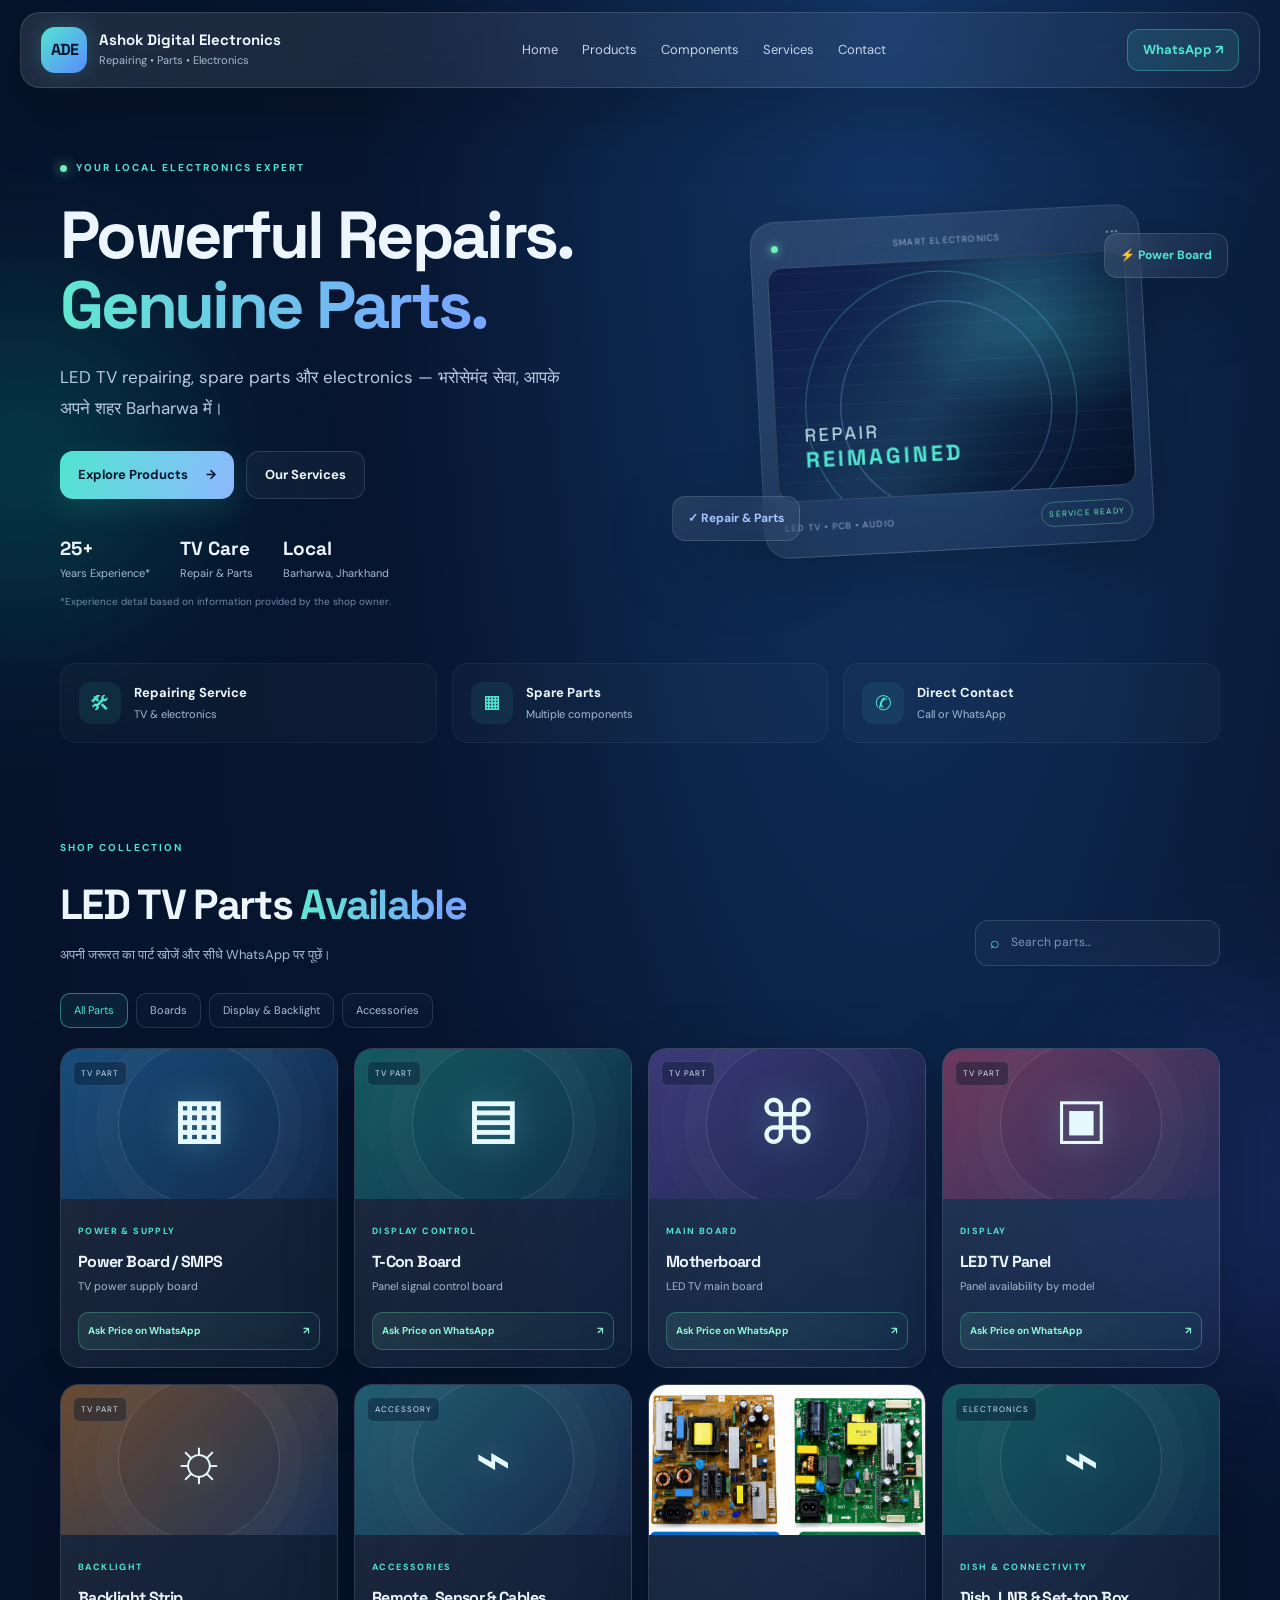
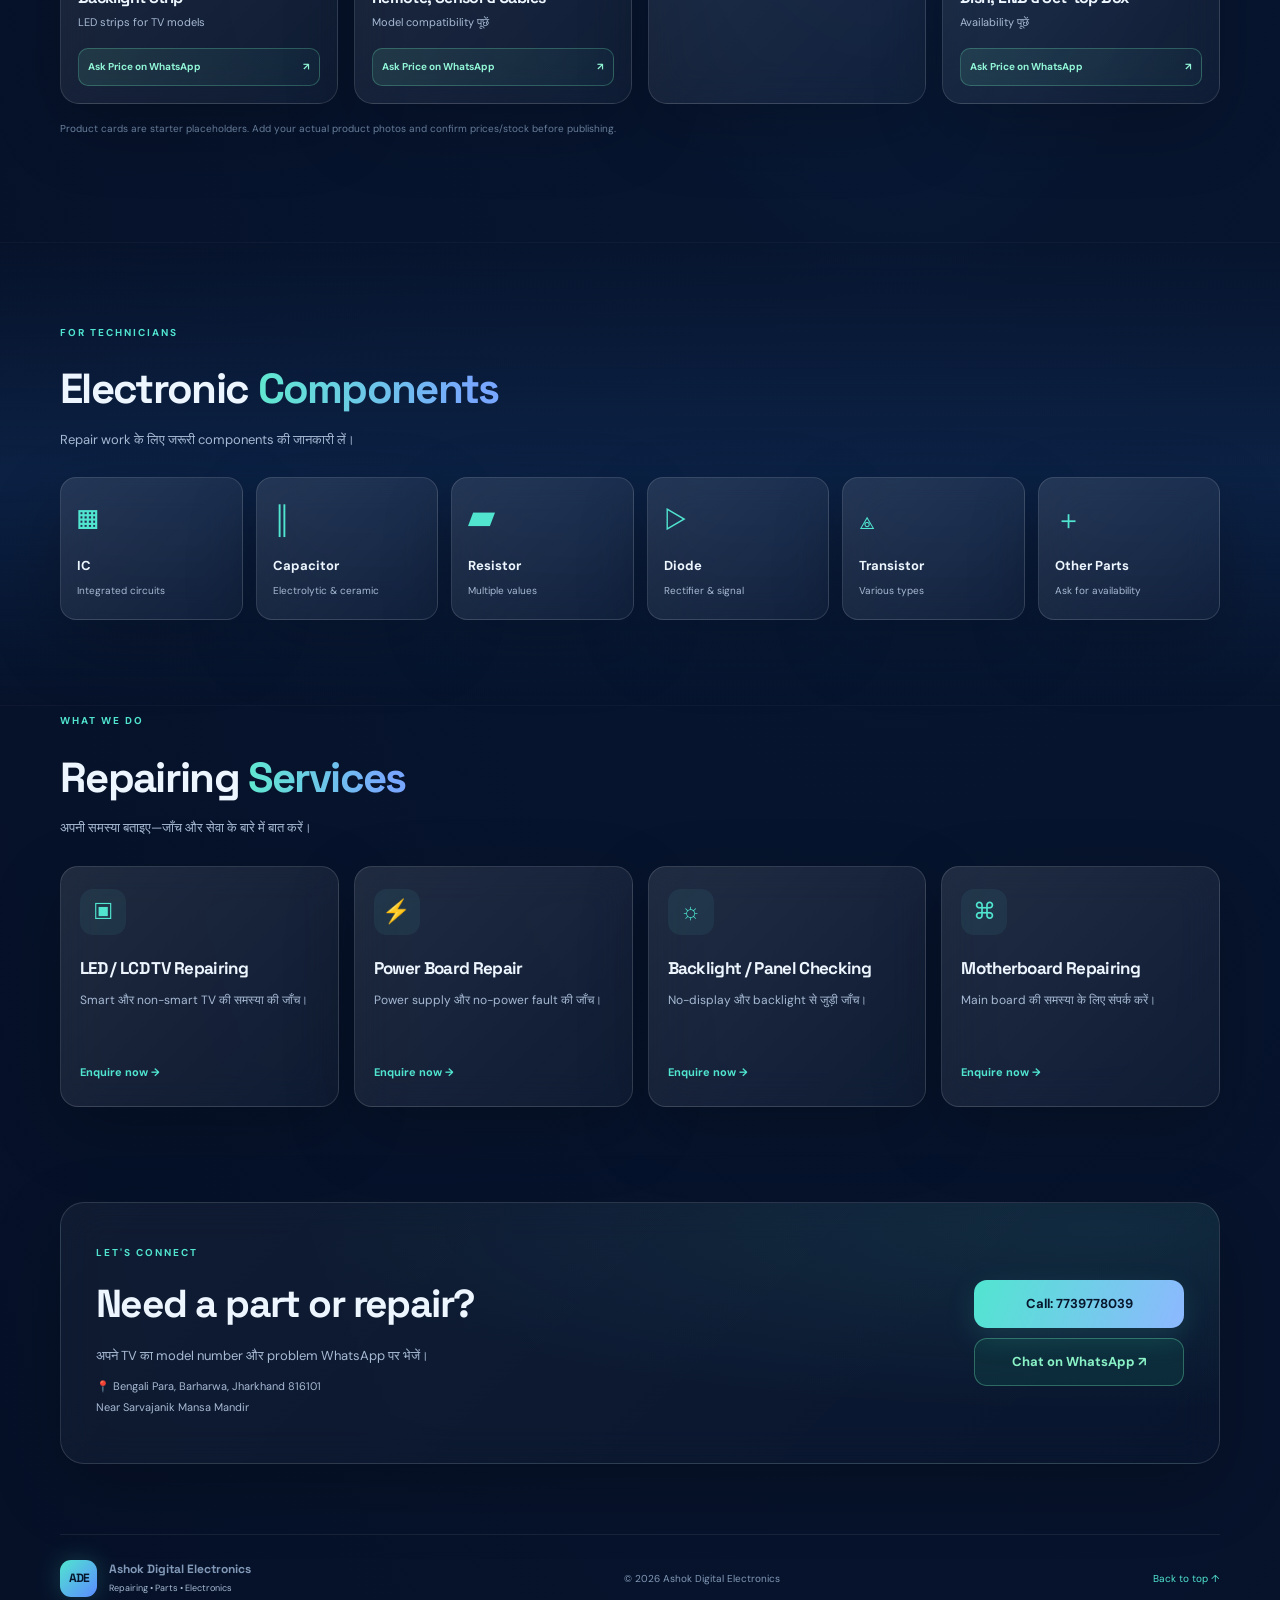
<file: index.html>
<!DOCTYPE html>
<html lang="hi">
<head>
  <meta charset="UTF-8">
  <meta name="viewport" content="width=device-width, initial-scale=1.0">
  <meta name="description" content="Ashok Digital Electronics, Bengali Para, Barharwa — LED TV repairing, spare parts and electronics.">
  <meta name="theme-color" content="#071b3b">
  <title>Ashok Digital Electronics | LED TV Repairing & Parts</title>
  <link rel="stylesheet" href="style.css">
</head>
<body>
  <div class="ambient ambient-one"></div><div class="ambient ambient-two"></div>
  <header class="site-header glass">
    <a class="brand" href="#home" aria-label="Ashok Digital Electronics Home">
      <span class="brand-mark">ADE</span>
      <span><strong>Ashok Digital Electronics</strong><small>Repairing • Parts • Electronics</small></span>
    </a>
    <button class="menu-toggle" id="menuToggle" aria-label="Open menu" aria-expanded="false">☰</button>
    <nav id="mainNav">
      <a href="#home">Home</a><a href="#products">Products</a><a href="#components">Components</a><a href="#services">Services</a><a href="#contact">Contact</a>
    </nav>
    <a class="header-cta" href="https://wa.me/917739778039" target="_blank" rel="noopener">WhatsApp ↗</a>
  </header>

  <main>
    <section class="hero section-wrap" id="home">
      <div class="hero-copy">
        <span class="eyebrow"><span class="live-dot"></span> YOUR LOCAL ELECTRONICS EXPERT</span>
        <h1>Powerful Repairs.<br><span class="gradient-text">Genuine Parts.</span></h1>
        <p class="hero-lead">LED TV repairing, spare parts और electronics — भरोसेमंद सेवा, आपके अपने शहर Barharwa में।</p>
        <div class="hero-actions"><a class="btn btn-primary" href="#products">Explore Products <span>→</span></a><a class="btn btn-ghost" href="#services">Our Services</a></div>
        <div class="hero-stats"><div><strong>25+</strong><span>Years Experience*</span></div><div><strong>TV Care</strong><span>Repair & Parts</span></div><div><strong>Local</strong><span>Barharwa, Jharkhand</span></div></div>
        <small class="fine-print">*Experience detail based on information provided by the shop owner.</small>
      </div>
      <div class="hero-visual">
        <div class="orb orb-a"></div><div class="orb orb-b"></div>
        <div class="device-card glass">
          <div class="device-top"><span class="device-led"></span><span>SMART ELECTRONICS</span><span>•••</span></div>
          <div class="screen"><div class="screen-glow"></div><div class="screen-lines"></div><div class="screen-label">REPAIR<br><b>REIMAGINED</b></div></div>
          <div class="device-footer"><span>LED TV • PCB • AUDIO</span><span class="status-pill">SERVICE READY</span></div>
        </div>
        <div class="float-chip chip-top glass">⚡ Power Board</div><div class="float-chip chip-bottom glass">✓ Repair & Parts</div>
      </div>
    </section>

    <section class="trust-row section-wrap">
      <div><span class="trust-icon">🛠</span><span><b>Repairing Service</b><small>TV & electronics</small></span></div>
      <div><span class="trust-icon">▦</span><span><b>Spare Parts</b><small>Multiple components</small></span></div>
      <div><span class="trust-icon">✆</span><span><b>Direct Contact</b><small>Call or WhatsApp</small></span></div>
    </section>

    <section class="content-section section-wrap" id="products">
      <div class="section-heading"><div><span class="eyebrow">SHOP COLLECTION</span><h2>LED TV Parts <span class="gradient-text">Available</span></h2><p>अपनी जरूरत का पार्ट खोजें और सीधे WhatsApp पर पूछें।</p></div>
        <label class="search-box"><span>⌕</span><input id="productSearch" type="search" placeholder="Search parts..." aria-label="Search products"></label>
      </div>
      <div class="filter-row" id="productFilters"><button class="filter active" data-filter="all">All Parts</button><button class="filter" data-filter="board">Boards</button><button class="filter" data-filter="display">Display & Backlight</button><button class="filter" data-filter="accessory">Accessories</button></div>
      <div class="product-grid" id="productGrid">
        <article class="product-card glass" data-category="board" data-name="Power Board SMPS">
          <div class="product-art art-blue"><span class="art-symbol">▦</span><span class="art-tag">TV PART</span></div><div class="product-info"><span class="product-type">POWER & SUPPLY</span><h3>Power Board / SMPS</h3><p>TV power supply board</p><button class="order-btn" data-product="Power Board / SMPS">Ask Price on WhatsApp <span>↗</span></button></div>
        </article>
        <article class="product-card glass" data-category="board" data-name="T-Con Board">
          <div class="product-art art-green"><span class="art-symbol">▤</span><span class="art-tag">TV PART</span></div><div class="product-info"><span class="product-type">DISPLAY CONTROL</span><h3>T-Con Board</h3><p>Panel signal control board</p><button class="order-btn" data-product="T-Con Board">Ask Price on WhatsApp <span>↗</span></button></div>
        </article>
        <article class="product-card glass" data-category="board" data-name="Motherboard Main Board">
          <div class="product-art art-purple"><span class="art-symbol">⌘</span><span class="art-tag">TV PART</span></div><div class="product-info"><span class="product-type">MAIN BOARD</span><h3>Motherboard</h3><p>LED TV main board</p><button class="order-btn" data-product="Motherboard">Ask Price on WhatsApp <span>↗</span></button></div>
        </article>
        <article class="product-card glass" data-category="display" data-name="LED Panel">
          <div class="product-art art-pink"><span class="art-symbol">▣</span><span class="art-tag">TV PART</span></div><div class="product-info"><span class="product-type">DISPLAY</span><h3>LED TV Panel</h3><p>Panel availability by model</p><button class="order-btn" data-product="LED TV Panel">Ask Price on WhatsApp <span>↗</span></button></div>
        </article>
        <article class="product-card glass" data-category="display" data-name="Backlight Strip">
          <div class="product-art art-orange"><span class="art-symbol">☼</span><span class="art-tag">TV PART</span></div><div class="product-info"><span class="product-type">BACKLIGHT</span><h3>Backlight Strip</h3><p>LED strips for TV models</p><button class="order-btn" data-product="Backlight Strip">Ask Price on WhatsApp <span>↗</span></button></div>
        </article>
        <article class="product-card glass" data-category="accessory" data-name="Remote Sensor LVDS Cable">
          <div class="product-art art-cyan"><span class="art-symbol">⌁</span><span class="art-tag">ACCESSORY</span></div><div class="product-info"><span class="product-type">ACCESSORIES</span><h3>Remote, Sensor & Cables</h3><p>Model compatibility पूछें</p><button class="order-btn" data-product="Remote, Sensor & Cables">Ask Price on WhatsApp <span>↗</span></button></div>
        </article>
        <article class="product-card glass" data-category="accessory" data-name="LED TV Speaker">
          <div class="product-art art-blue">
  <img src="Power Board.jpg" alt="LED TV Power Board"
       style="width:100%;height:100%;object-fit:contain;">
</div>
        </article>
        <article class="product-card glass" data-category="accessory" data-name="Dish Antenna LNB Set Top Box">
          <div class="product-art art-green"><span class="art-symbol">⌁</span><span class="art-tag">ELECTRONICS</span></div><div class="product-info"><span class="product-type">DISH & CONNECTIVITY</span><h3>Dish, LNB & Set-top Box</h3><p>Availability पूछें</p><button class="order-btn" data-product="Dish, LNB & Set-top Box">Ask Price on WhatsApp <span>↗</span></button></div>
        </article>
      </div>
      <p class="empty-state" id="emptyState" hidden>No matching parts found. Search another name.</p>
      <p class="section-note">Product cards are starter placeholders. Add your actual product photos and confirm prices/stock before publishing.</p>
    </section>

    <section class="content-section components-section" id="components"><div class="section-wrap">
      <div class="section-heading"><div><span class="eyebrow">FOR TECHNICIANS</span><h2>Electronic <span class="gradient-text">Components</span></h2><p>Repair work के लिए जरूरी components की जानकारी लें।</p></div></div>
      <div class="component-grid">
        <button class="component-tile glass" data-product="IC Components"><span>▦</span><b>IC</b><small>Integrated circuits</small></button>
        <button class="component-tile glass" data-product="Capacitor Components"><span>║</span><b>Capacitor</b><small>Electrolytic & ceramic</small></button>
        <button class="component-tile glass" data-product="Resistor Components"><span>▰</span><b>Resistor</b><small>Multiple values</small></button>
        <button class="component-tile glass" data-product="Diode Components"><span>▷</span><b>Diode</b><small>Rectifier & signal</small></button>
        <button class="component-tile glass" data-product="Transistor Components"><span>⟁</span><b>Transistor</b><small>Various types</small></button>
        <button class="component-tile glass" data-product="Other Electronic Components"><span>＋</span><b>Other Parts</b><small>Ask for availability</small></button>
      </div>
    </div></section>

    <section class="content-section section-wrap" id="services">
      <div class="section-heading"><div><span class="eyebrow">WHAT WE DO</span><h2>Repairing <span class="gradient-text">Services</span></h2><p>अपनी समस्या बताइए—जाँच और सेवा के बारे में बात करें।</p></div></div>
      <div class="service-grid">
        <article class="service-card glass"><span class="service-icon">▣</span><h3>LED / LCD TV Repairing</h3><p>Smart और non-smart TV की समस्या की जाँच।</p><button class="text-link" data-product="LED / LCD TV Repairing Service">Enquire now →</button></article>
        <article class="service-card glass"><span class="service-icon">⚡</span><h3>Power Board Repair</h3><p>Power supply और no-power fault की जाँच।</p><button class="text-link" data-product="Power Board Repair Service">Enquire now →</button></article>
        <article class="service-card glass"><span class="service-icon">☼</span><h3>Backlight / Panel Checking</h3><p>No-display और backlight से जुड़ी जाँच।</p><button class="text-link" data-product="Backlight / Panel Checking Service">Enquire now →</button></article>
        <article class="service-card glass"><span class="service-icon">⌘</span><h3>Motherboard Repairing</h3><p>Main board की समस्या के लिए संपर्क करें।</p><button class="text-link" data-product="Motherboard Repairing Service">Enquire now →</button></article>
      </div>
    </section>

    <section class="contact-banner section-wrap" id="contact"><div class="contact-inner glass"><div><span class="eyebrow">LET'S CONNECT</span><h2>Need a part or repair?</h2><p>अपने TV का model number और problem WhatsApp पर भेजें।</p><p class="address">📍 Bengali Para, Barharwa, Jharkhand 816101<br>Near Sarvajanik Mansa Mandir</p></div><div class="contact-actions"><a class="btn btn-primary" href="tel:+917739778039">Call: 7739778039</a><a class="btn btn-whatsapp" href="https://wa.me/917739778039" target="_blank" rel="noopener">Chat on WhatsApp ↗</a></div></div></section>
  </main>
  <footer class="site-footer section-wrap"><a class="brand footer-brand" href="#home"><span class="brand-mark">ADE</span><span><strong>Ashok Digital Electronics</strong><small>Repairing • Parts • Electronics</small></span></a><span>© <span id="year"></span> Ashok Digital Electronics</span><a href="#home">Back to top ↑</a></footer>
  <script src="script.js"></script>
</body>
</html>
</file>
<file: style.css>
@import url('https://fonts.googleapis.com/css2?family=DM+Sans:wght@400;500;600;700&family=Space+Grotesk:wght@400;500;600;700&display=swap');
:root{--bg:#07152f;--bg2:#0a2144;--text:#edf6ff;--muted:#a7bad3;--cyan:#51e5d0;--blue:#6c9cff;--green:#71f0ba;--line:rgba(255,255,255,.13);--glass:rgba(255,255,255,.065);--shadow:0 24px 70px rgba(0,0,0,.22)}
*{box-sizing:border-box}html{scroll-behavior:smooth;scroll-padding-top:100px}body{margin:0;background:radial-gradient(ellipse at 70% 0%,#123668 0%,var(--bg) 42%,#061128 100%);color:var(--text);font-family:'DM Sans',sans-serif;line-height:1.6;overflow-x:hidden}a{color:inherit;text-decoration:none}button,input{font:inherit}.ambient{position:absolute;filter:blur(90px);border-radius:50%;opacity:.18;pointer-events:none;z-index:-1}.ambient-one{width:320px;height:320px;background:#00e5c0;top:300px;left:-140px}.ambient-two{width:380px;height:380px;background:#4c6fff;top:1000px;right:-190px}.section-wrap{width:min(1160px,calc(100% - 40px));margin-inline:auto}.glass{background:linear-gradient(135deg,rgba(255,255,255,.105),rgba(255,255,255,.035));border:1px solid var(--line);box-shadow:var(--shadow);backdrop-filter:blur(18px);-webkit-backdrop-filter:blur(18px)}.site-header{position:sticky;top:12px;z-index:20;width:min(1240px,calc(100% - 28px));margin:12px auto 0;border-radius:20px;min-height:76px;padding:12px 20px;display:flex;align-items:center;justify-content:space-between;gap:20px}.brand{display:flex;align-items:center;gap:12px;min-width:max-content}.brand-mark{width:46px;height:46px;display:grid;place-items:center;border-radius:14px;background:linear-gradient(135deg,var(--cyan),#5b8bff);color:#06172d;font-weight:800;font-family:'Space Grotesk',sans-serif;letter-spacing:-1px;box-shadow:0 0 25px #51e5d033}.brand strong,.brand small{display:block}.brand strong{font-family:'Space Grotesk',sans-serif;font-size:15px;line-height:1.3}.brand small{font-size:11px;color:var(--muted);margin-top:3px}nav{display:flex;gap:24px;align-items:center}nav a{font-size:13px;color:#c5d5eb;transition:.2s}nav a:hover{color:var(--cyan)}.header-cta{font-size:13px;font-weight:700;background:rgba(81,229,208,.12);border:1px solid #51e5d055;padding:10px 15px;border-radius:12px;color:var(--cyan)}.menu-toggle{display:none;background:transparent;color:white;border:1px solid var(--line);border-radius:10px;padding:7px 10px}.hero{min-height:570px;display:grid;grid-template-columns:1.03fr .97fr;align-items:center;gap:55px;padding-top:58px;padding-bottom:40px}.eyebrow{display:inline-flex;align-items:center;gap:9px;font-size:10px;font-weight:700;letter-spacing:2px;color:var(--cyan)}.live-dot{width:7px;height:7px;background:var(--green);border-radius:50%;box-shadow:0 0 13px var(--green)}h1,h2,h3,p{margin-top:0}h1,h2,h3{font-family:'Space Grotesk',sans-serif;letter-spacing:-.04em}h1{font-size:clamp(42px,5.2vw,70px);line-height:1.04;margin:22px 0}.gradient-text{background:linear-gradient(90deg,#60e8d0,#78a7ff 90%);-webkit-background-clip:text;background-clip:text;color:transparent}.hero-lead{max-width:520px;color:#b8c9df;font-size:17px;line-height:1.8}.hero-actions{display:flex;gap:12px;flex-wrap:wrap;margin:28px 0 35px}.btn{min-height:48px;padding:12px 18px;border-radius:13px;display:inline-flex;align-items:center;justify-content:center;gap:18px;font-size:13px;font-weight:700;transition:transform .2s,border-color .2s}.btn:hover,.order-btn:hover{transform:translateY(-2px)}.btn-primary{color:#06162d;background:linear-gradient(110deg,var(--cyan),#8db8ff);box-shadow:0 10px 30px #51e5d022}.btn-ghost{border:1px solid var(--line);background:rgba(255,255,255,.035)}.hero-stats{display:flex;gap:30px}.hero-stats div{display:flex;flex-direction:column}.hero-stats strong{font-family:'Space Grotesk';font-size:19px}.hero-stats span{font-size:11px;color:var(--muted)}.fine-print{font-size:10px;color:#6f88a8;display:block;margin-top:12px}.hero-visual{min-height:410px;position:relative;display:grid;place-items:center}.orb{position:absolute;border-radius:50%;filter:blur(2px)}.orb-a{width:310px;height:310px;background:radial-gradient(circle,#51e5d02a,transparent 70%);border:1px solid #51e5d022}.orb-b{width:220px;height:220px;border:1px solid #7ca8ff33;transform:rotate(45deg)}.device-card{width:min(390px,95%);padding:15px;border-radius:25px;transform:rotate(-3deg);position:relative;z-index:1}.device-top,.device-footer{display:flex;justify-content:space-between;align-items:center;color:#94adc9;font-size:9px;letter-spacing:1.2px;padding:4px 5px 12px}.device-led{width:7px;height:7px;border-radius:50%;background:var(--green);box-shadow:0 0 10px var(--green);margin-right:auto}.device-top span:nth-child(2){margin-right:auto;margin-left:9px}.screen{height:235px;border:1px solid #ffffff2c;border-radius:15px;position:relative;overflow:hidden;background:radial-gradient(ellipse at 75% 30%,#2f8f9b66,transparent 40%),linear-gradient(135deg,#101e49,#112c52 50%,#051128)}.screen:before,.screen:after{content:"";position:absolute;width:270px;height:270px;border-radius:50%;border:1px solid #65e8d155;transform:rotate(-25deg);left:30px;top:10px}.screen:after{width:210px;height:210px;left:65px;top:40px;border-color:#8eb5ff66}.screen-glow{position:absolute;inset:0;background:linear-gradient(120deg,transparent 20%,#7efbe211 50%,transparent 70%)}.screen-lines{position:absolute;inset:0;background:repeating-linear-gradient(0deg,transparent 0 17px,#c8f5ff08 18px 19px)}.screen-label{position:absolute;z-index:2;left:28px;bottom:28px;font-family:'Space Grotesk';font-size:18px;line-height:1.2;letter-spacing:3px;color:#d7f7ff}.screen-label b{font-size:22px;color:var(--cyan)}.device-footer{padding:13px 5px 2px}.status-pill{font-size:8px;color:var(--green);border:1px solid #71f0ba55;padding:5px 7px;border-radius:20px}.float-chip{position:absolute;z-index:2;border-radius:13px;padding:12px 15px;font-size:12px;font-weight:700}.chip-top{top:56px;right:-8px;color:var(--cyan)}.chip-bottom{bottom:46px;left:-12px;color:#a6c4ff}.trust-row{display:grid;grid-template-columns:repeat(3,1fr);gap:15px;margin-top:5px;margin-bottom:90px}.trust-row>div{display:flex;align-items:center;gap:13px;padding:18px;border-radius:16px;background:#ffffff06;border:1px solid #ffffff0c}.trust-icon{display:grid;place-items:center;width:42px;height:42px;border-radius:12px;background:#51e5d015;color:var(--cyan);font-size:20px}.trust-row b,.trust-row small{display:block}.trust-row b{font-size:13px}.trust-row small{font-size:11px;color:var(--muted);margin-top:2px}.content-section{padding:0 0 95px}.section-heading{display:flex;justify-content:space-between;align-items:end;gap:25px;margin-bottom:27px}.section-heading h2{font-size:clamp(29px,4vw,42px);margin:12px 0 7px}.section-heading p{color:var(--muted);font-size:13px;margin-bottom:0}.search-box{display:flex;align-items:center;gap:9px;border:1px solid var(--line);background:#ffffff08;border-radius:13px;padding:0 14px;min-width:245px;height:46px;color:var(--cyan)}.search-box input{width:100%;outline:none;border:0;background:transparent;color:white;font-size:12px}.search-box input::placeholder{color:#8198b7}.filter-row{display:flex;gap:8px;flex-wrap:wrap;margin-bottom:20px}.filter{border:1px solid var(--line);background:#ffffff05;color:#aebfd5;padding:8px 13px;border-radius:10px;font-size:11px;cursor:pointer}.filter.active,.filter:hover{color:var(--cyan);border-color:#51e5d077;background:#51e5d012}.product-grid{display:grid;grid-template-columns:repeat(4,1fr);gap:16px}.product-card{border-radius:19px;overflow:hidden;transition:transform .25s,border-color .25s}.product-card:hover,.service-card:hover,.component-tile:hover{transform:translateY(-4px);border-color:#51e5d055}.product-art{height:150px;display:grid;place-items:center;position:relative;overflow:hidden}.product-art:before{content:"";position:absolute;width:160px;height:160px;border-radius:50%;border:1px solid #ffffff23;box-shadow:0 0 0 22px #ffffff05,0 0 0 45px #ffffff03}.art-symbol{font-size:61px;color:#e5faff;text-shadow:0 0 35px #8ceaff55;z-index:1;font-family:'Space Grotesk'}.art-tag{position:absolute;top:12px;left:12px;font-size:8px;letter-spacing:1px;padding:5px 7px;border-radius:6px;background:#06152c66;border:1px solid #ffffff20;color:#d4e7f8}.art-blue{background:linear-gradient(135deg,#174d79,#13294d)}.art-green{background:linear-gradient(135deg,#145a60,#102f4c)}.art-purple{background:linear-gradient(135deg,#3c3978,#18264d)}.art-pink{background:linear-gradient(135deg,#6d385e,#26305b)}.art-orange{background:linear-gradient(135deg,#6a4b32,#1b3155)}.art-cyan{background:linear-gradient(135deg,#205d70,#17284d)}.product-info{padding:17px}.product-type{font-size:9px;letter-spacing:1.4px;color:var(--cyan);font-weight:700}.product-info h3{font-size:16px;margin:7px 0 4px}.product-info p{font-size:11px;color:var(--muted);margin-bottom:16px}.order-btn{width:100%;border:1px solid #71f0ba44;background:linear-gradient(100deg,#71f0ba1b,#51e5d00a);color:#91f6d7;padding:10px 9px;border-radius:10px;font-size:10px;font-weight:700;display:flex;justify-content:space-between;align-items:center;cursor:pointer;transition:.2s}.section-note{font-size:10px;color:#728aa9;margin-top:17px}.empty-state{color:var(--muted);padding:24px;text-align:center}.components-section{padding:75px 0 85px;background:linear-gradient(180deg,transparent,#0e2850aa,transparent);border-top:1px solid #ffffff08;border-bottom:1px solid #ffffff08}.component-grid{display:grid;grid-template-columns:repeat(6,1fr);gap:13px}.component-tile{display:flex;flex-direction:column;align-items:flex-start;text-align:left;gap:7px;padding:20px 16px;border-radius:16px;color:var(--text);cursor:pointer;transition:.2s}.component-tile>span{font-size:27px;color:var(--cyan);margin-bottom:7px}.component-tile b{font-size:13px}.component-tile small{font-size:10px;color:var(--muted)}.service-grid{display:grid;grid-template-columns:repeat(4,1fr);gap:15px}.service-card{border-radius:18px;padding:22px 19px;transition:.2s}.service-icon{display:grid;place-items:center;width:46px;height:46px;border-radius:13px;background:#51e5d012;color:var(--cyan);font-size:23px;margin-bottom:20px}.service-card h3{font-size:17px;margin-bottom:9px}.service-card p{font-size:12px;color:var(--muted);min-height:55px}.text-link{background:none;border:0;padding:0;color:var(--cyan);font-weight:700;font-size:11px;cursor:pointer}.contact-banner{padding-bottom:70px}.contact-inner{border-radius:24px;padding:35px;display:flex;justify-content:space-between;align-items:center;gap:30px;background:radial-gradient(ellipse at 90% 10%,#51e5d018,transparent 55%),linear-gradient(135deg,#ffffff0b,#ffffff03)}.contact-inner h2{font-size:clamp(28px,4vw,39px);margin:10px 0}.contact-inner p{color:var(--muted);font-size:13px;margin-bottom:10px}.contact-inner .address{font-size:11px;line-height:1.9}.contact-actions{display:flex;flex-direction:column;gap:10px;min-width:210px}.btn-whatsapp{background:#1eaa7a20;border:1px solid #71f0ba55;color:#8af2c6}.site-footer{display:flex;align-items:center;justify-content:space-between;gap:20px;padding:25px 0 32px;border-top:1px solid #ffffff12;color:#8299b8;font-size:10px}.footer-brand .brand-mark{width:37px;height:37px;border-radius:11px;font-size:12px}.footer-brand strong{font-size:12px}.footer-brand small{font-size:9px}.site-footer>a:last-child{color:var(--cyan)}
@media(max-width:950px){nav{gap:13px}.brand strong{font-size:13px}.product-grid{grid-template-columns:repeat(2,1fr)}.component-grid{grid-template-columns:repeat(3,1fr)}.service-grid{grid-template-columns:repeat(2,1fr)}.hero{gap:25px}.chip-top{right:0}.chip-bottom{left:0}}
@media(max-width:700px){.section-wrap{width:min(100% - 28px,540px)}.site-header{width:calc(100% - 20px);padding:10px 12px;min-height:65px;gap:8px}.brand{gap:8px;min-width:0}.brand-mark{width:39px;height:39px;font-size:12px}.brand strong{font-size:11px}.brand small{font-size:9px}.menu-toggle{display:block;margin-left:auto}nav{display:none;position:absolute;top:72px;left:0;right:0;flex-direction:column;align-items:stretch;gap:0;padding:8px;border:1px solid var(--line);border-radius:15px;background:#0a1d3b;box-shadow:var(--shadow)}nav.open{display:flex}nav a{padding:12px 14px;border-radius:9px}nav a:hover{background:#ffffff0b}.header-cta{font-size:10px;padding:9px}.hero{grid-template-columns:1fr;padding-top:54px;gap:10px}.hero-copy{text-align:center}.hero-copy .eyebrow{justify-content:center;font-size:9px}h1{font-size:47px}.hero-lead{font-size:14px}.hero-actions{justify-content:center;margin:22px 0}.hero-stats{justify-content:center;gap:23px}.hero-stats strong{font-size:16px}.hero-stats span{font-size:9px}.hero-visual{min-height:340px;margin-top:8px}.device-card{max-width:350px}.screen{height:195px}.chip-top{right:-2px;top:30px}.chip-bottom{left:-1px;bottom:22px}.trust-row{grid-template-columns:1fr;margin-bottom:65px;gap:9px}.trust-row>div{padding:12px}.section-heading{align-items:stretch;flex-direction:column;gap:18px}.section-heading h2{font-size:32px}.search-box{width:100%}.product-grid{gap:10px}.product-art{height:125px}.product-info{padding:13px}.product-info h3{font-size:14px}.product-info p{font-size:10px;min-height:32px}.order-btn{font-size:9px}.component-grid{grid-template-columns:repeat(2,1fr)}.component-tile{padding:17px 14px}.service-grid{gap:10px}.service-card{padding:17px 14px}.service-card h3{font-size:15px}.service-card p{font-size:11px;min-height:75px}.contact-inner{padding:25px 20px;flex-direction:column;align-items:stretch}.contact-actions{min-width:0}.site-footer{flex-wrap:wrap}.site-footer>span{order:3;width:100%}}
@media(max-width:380px){.header-cta{display:none}h1{font-size:40px}.product-grid{grid-template-columns:1fr}.product-art{height:155px}.hero-stats{gap:15px}}
@media(prefers-reduced-motion:reduce){html{scroll-behavior:auto}*,*:before,*:after{transition:none!important}}
</file>
